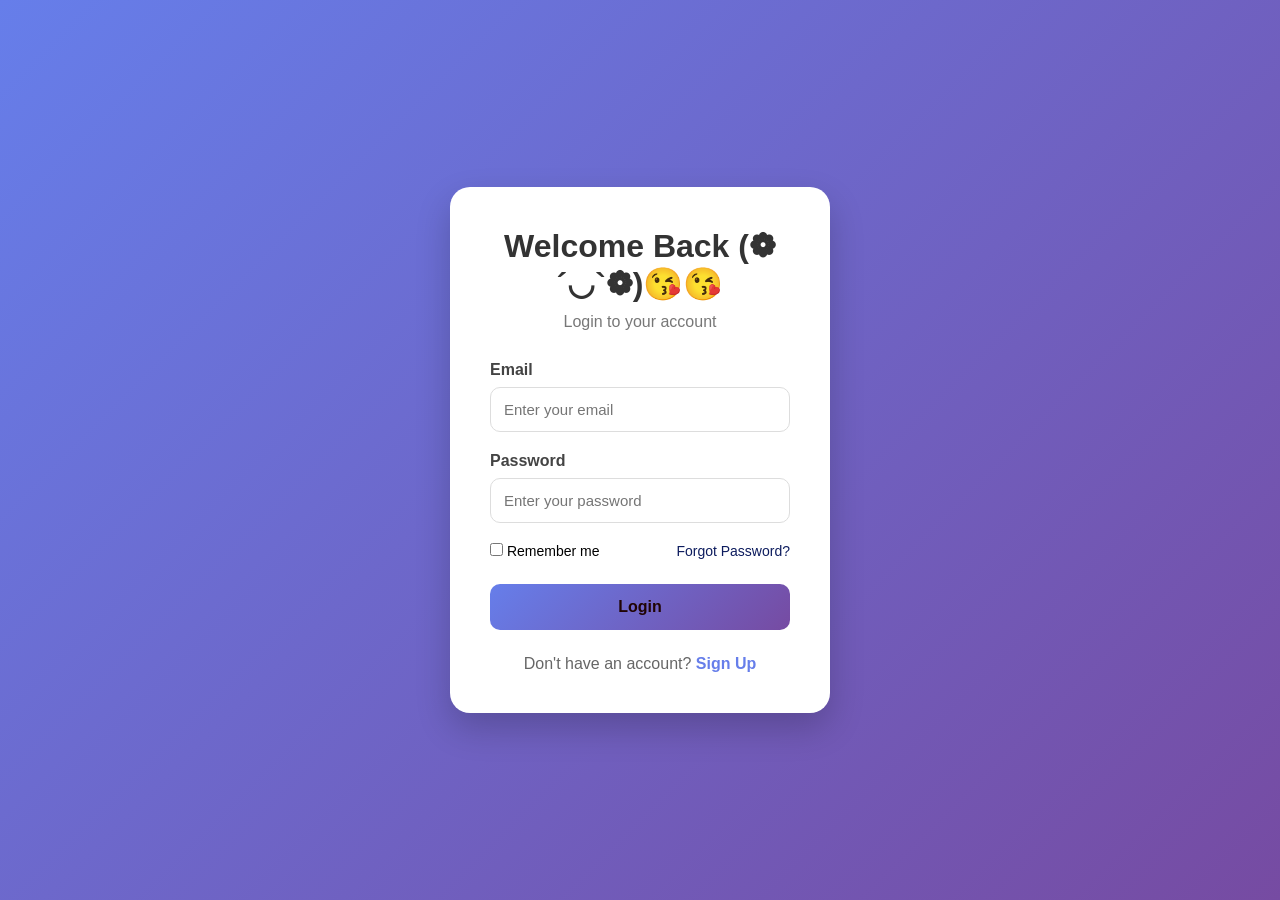
<file: index.html>
<!DOCTYPE html>
<html lang="en">
<head>
    <meta charset="UTF-8">
    <meta name="viewport" content="width=device-width, initial-scale=1.0">
    <title>Mike</title>
</head>
<body>
    <style>
        body
        {
             background-image: url(mikee.jpg);
             background-size: 50% 50%;
             background-position: center;
        }
        * {
            margin: 0;
            padding: 0;
            box-sizing: border-box;
            font-family: Arial, sans-serif;
        }

         body {
            min-height: 100vh;
            display: flex;
            justify-content: center;
            align-items: center;
            background: linear-gradient(135deg, #667eea, #764ba2);
           
        }

        .login-box {
            width: 380px;
            padding: 40px;
            background: white;
            border-radius: 20px;
            box-shadow: 0 15px 35px rgba(0, 0, 0, 0.2);
        }

        .login-box h1 {
            text-align: center;
            margin-bottom: 10px;
            color: #333;
        }

        .login-box p {
            text-align: center;
            color: #777;
            margin-bottom: 30px;
        }

        .input-box {
            margin-bottom: 20px;
        }

        .input-box label {
            display: block;
            margin-bottom: 8px;
            color: #444;
            font-weight: bold;
        }

        .input-box input {
            width: 100%;
            padding: 13px;
            border: 1px solid #ddd;
            border-radius: 10px;
            outline: none;
            font-size: 15px;
        }

        .input-box input:focus {
            border-color: #667eea;
            box-shadow: 0 0 5px rgba(102, 126, 234, 0.3);
        }

        .options {
            display: flex;
            justify-content: space-between;
            align-items: center;
            margin-bottom: 25px;
            font-size: 14px;
        }

        .options a {
            color: #0d1c5e;
            text-decoration: none;
        }

        .login-btn {
            width: 100%;
            padding: 14px;
            border: none;
            border-radius: 10px;
            background: linear-gradient(135deg, #667eea, #764ba2);
            color: rgb(32, 4, 4);
            font-size: 16px;
            font-weight: bold;
            cursor: pointer;
        }

        .login-btn:hover {
            opacity: 0.9;
            transform: translateY(-1px);
        }

        .signup {
            text-align: center;
            margin-top: 25px;
            color: #666;
        }

        .signup a {
            color: #667eea;
            font-weight: bold;
            text-decoration: none;
        }
    </style>
</head>

<body>
    

    <div class="login-box">

        <h1>Welcome Back (❁´◡`❁)😘😘</h1>
        <p>Login to your account</p>

        <form>

            <div class="input-box">
                <label>Email</label>
                <input type="email" placeholder="Enter your email" required>
            </div>

            <div class="input-box">
                <label>Password</label>
                <input type="password" placeholder="Enter your password" required>
            </div>

            <div class="options">
                <label>
                    <input type="checkbox">
                    Remember me
                </label>

                <a href="#">Forgot Password?</a>
            </div>

            <button type="submit" class="login-btn">
                Login
            </button>

        </form>

        <div class="signup">
            Don't have an account?
            <a href="#">Sign Up</a>
        </div>

    </div>
</body>
</html>
</file>
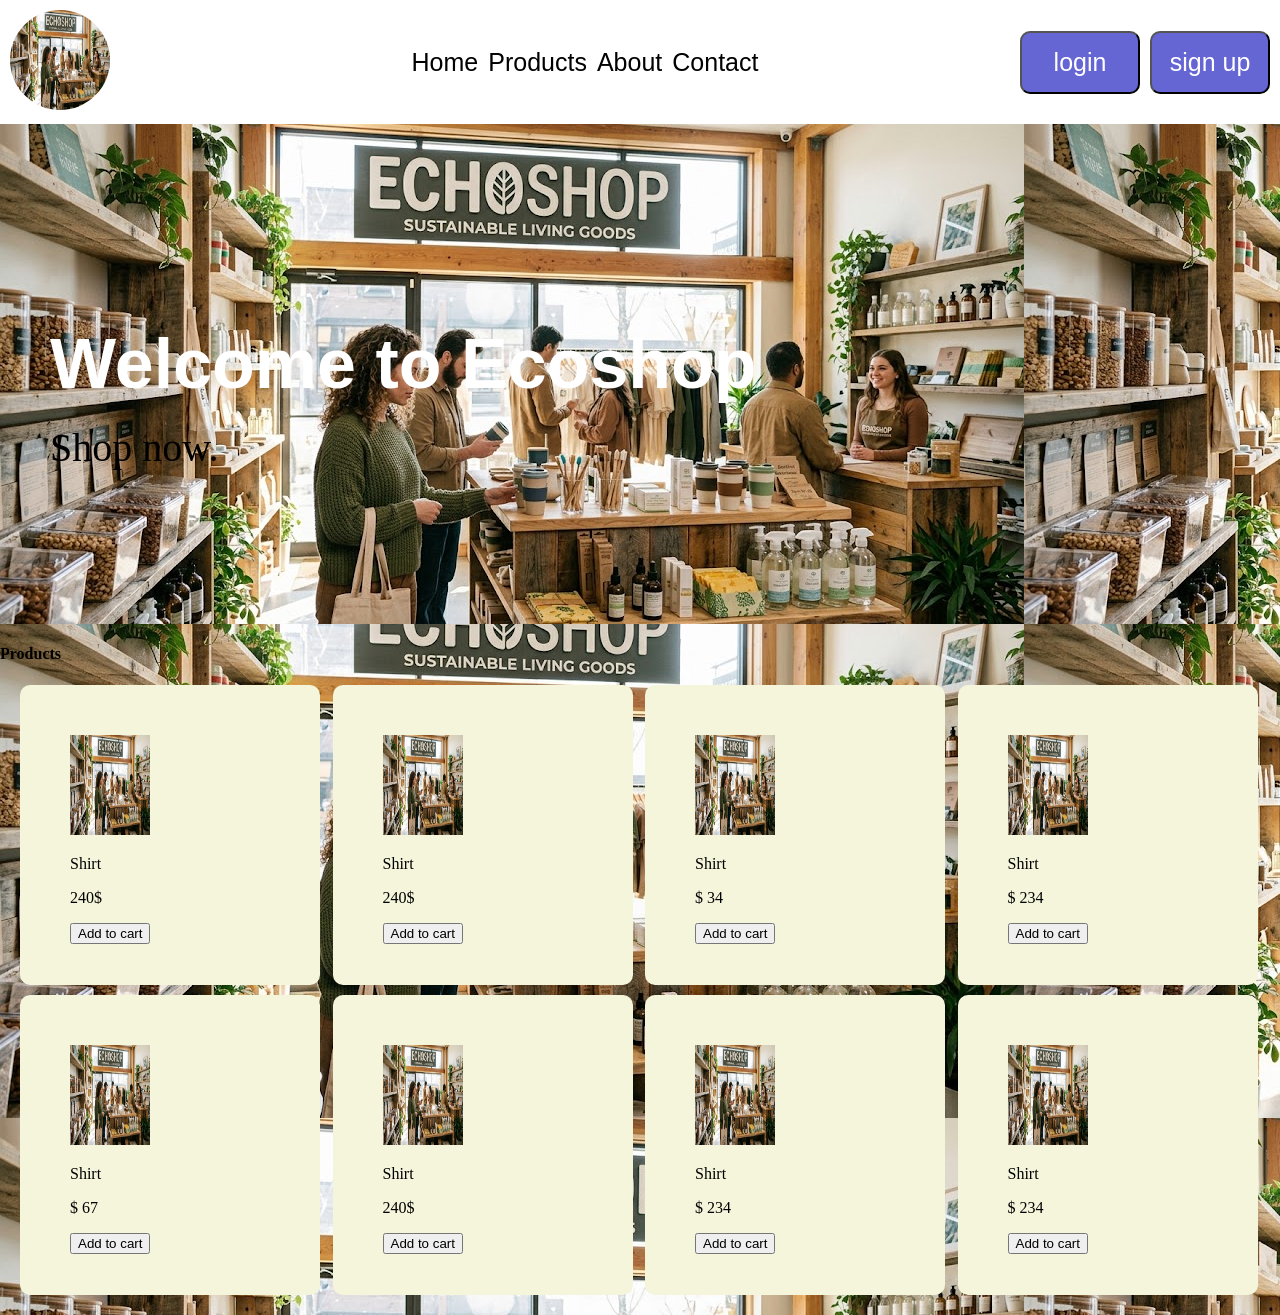
<file: Webpage.html>
<!DOCTYPE html>
<html lang="en">
<head>
    <meta charset="UTF-8">
    <meta name="viewport" content="width=device-width, initial-scale=1.0">
    <title>EchoShop</title>
    <link rel="stylesheet" href="style.css">
</head>
<body>
 <section>
    <header>
        <nav class="navbar">
        
            <div class="logo">
                <img src="mikee.jpg" alt="EchoShop Logo">

            </div>
        
            <ul class="nav-links">
            <a href="index.html">Home</a>
            <a href="products.html">Products</a>
            <a href="about.html">About</a>
            <a href="contact.html">Contact</a>
            </ul>
            <div class="button ">
                <button>
                    login
                </button>
                <button>sign up</button>
            </div>
        </nav>
    </header>

    <section>
        <div class="hero-section">

            <h2>Welcome to Ecoshop </h2>
            <p>Shop now. </p>

        </div>
    </section>

    <section>
        <h4>Products</h4>
        <div class="section-card">
            <div class="product-card">
                <img src="mikee.jpg" alt="">
                <p>Shirt</p>
                <p>240$</p>
                <button>Add to cart</button>

            </div>

             <div class="product-card">
                <img src="mikee.jpg" alt="">
                <p>Shirt</p>
                <p>240$</p>
                <button>Add to cart</button>

            </div>

             <div class="product-card">
                <img src="mikee.jpg" alt="">
                <p>Shirt</p>
                <p>$ 34</p>
                <button>Add to cart</button>

            </div>

             <div class="product-card">
                <img src="mikee.jpg" alt="">
                <p>Shirt</p>
                <p>$ 234</p>
                <button>Add to cart</button>

            </div>

             <div class="product-card">
                <img src="mikee.jpg" alt="">
                <p>Shirt</p>
                <p>$ 67</p>
                <button>Add to cart</button>

            </div>

             <div class="product-card">
                <img src="mikee.jpg" alt="">
                <p>Shirt</p>
                <p>240$</p>
                <button>Add to cart</button>

            </div>

             <div class="product-card">
                <img src="mikee.jpg" alt="">
                <p>Shirt</p>
                <p>$ 234</p>
                <button>Add to cart</button>

            </div>

             <div class="product-card">
                <img src="mikee.jpg" alt="">
                <p>Shirt</p>
                <p>$ 234</p>
                <button>Add to cart</button>

            </div>

        </div>
    </section>
 </section>
 
</body>
</html>
</file>
<file: style.css>
body{
    background-image:url(mikee.jpg);
    margin: 0;
}
.logo img{
    width: 100px;
    height: 100px;
    border-radius: 50px;
}   
header{
    background-color: white;
    padding: 10px;
    position: sticky;
    top:0;

   
}
.navbar{
    display:flex;
    justify-content: space-between;
    align-items: center;
}
.nav-links {
    display: flex;
    gap: 10px;
}
.nav-links a{
    color:black;
    text-decoration: none;
    font-size: 25px;
    font-weight: 400;
    font-family: 'Segoe UI', Tahoma, Geneva, Verdana, sans-serif;
    
} 
.button{
    display: flex;
    gap: 10px;
}
.button button{
    background-color:rgb(101, 101, 212);
    color:white;
    padding:15px;
    width: 120px;
   border-radius: 10px;   
   font-size: 25px;
   opacity: 1s;
}
.hero-section{
    background-image: url(mikee.jpg);
    height:500px ;
}
.hero-section h2{
    margin: 0;
    color: white;
    padding-top: 200px;
    padding-left: 50px;
    font-size: 70px;
    font-family: 'Lucida Sans', 'Lucida Sans Regular', 'Lucida Grande', 'Lucida Sans Unicode', Geneva, Verdana, sans-serif;

}
.hero-section p{
    margin: 0;
    padding-top: 20px;
    padding-left: 50px;
    font-size: 40px;
}
.section-card{
    margin: 20px;
    display: grid;
    grid-template-columns: repeat(4,1fr);
    gap: 10px;
}
.product-card{
    background-color: beige;
    height: 200px;
    width: 200px;
    padding: 50px;
    border-radius: 10px;
}
.product-card img{
    height: 100px;
    width: 80px;
}
</file>
